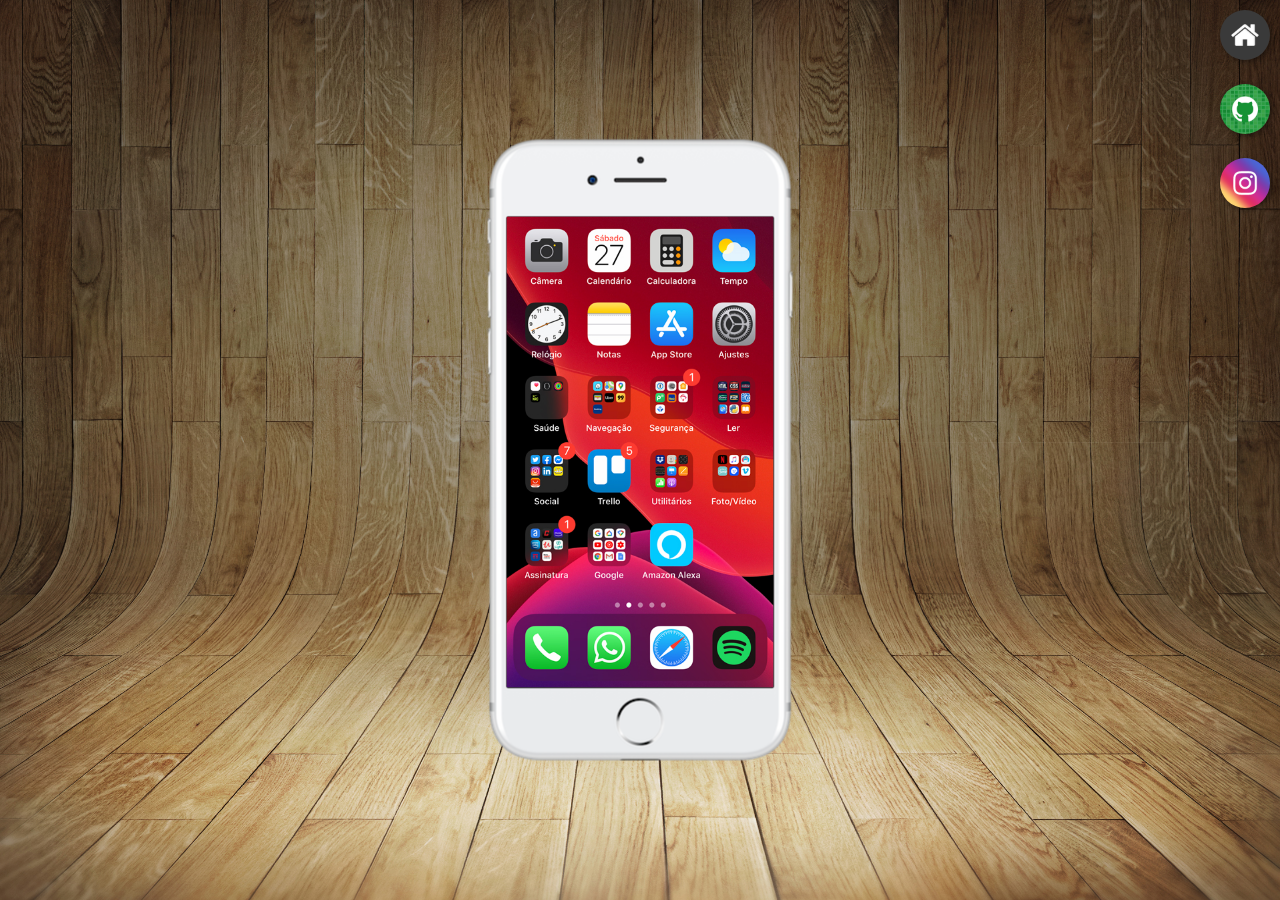
<file: index.html>
<!DOCTYPE html>
<html lang="pt-br">
<head>
    <meta charset="UTF-8">
    <meta name="viewport" content="width=device-width, initial-scale=1.0">
    <meta name="author" content="Johnny Emanoel Nascimento Silva">
    <meta name="description" content="Site sobre redes sociais">
    <link rel="shortcut icon" href="favicon.ico" type="image/x-icon">
    <link rel="stylesheet" href="estilos/style.css">
    <title>Rede Social</title>
</head>
<body>
    <main>
        <section id="telefone">
            <iframe src="home.html" frameborder="0" name="tela" id="tela"></iframe>
        </section>

        <section id="redes-sociais">
            <a href="home.html" target="tela"><img src="imagens/logo-home.jpg" alt="Logo de uma casa"></a><br>
            <a href="github.html" target="tela"><img src="imagens/logo-github.jpg" alt="Logo do GitHub"></a><br>
            <a href="instagram.html" target="tela"><img src="imagens/logo-instagram.jpg" alt="Logo do Instagram"></a>
        </section>
    </main>
</body>
</html>
</file>
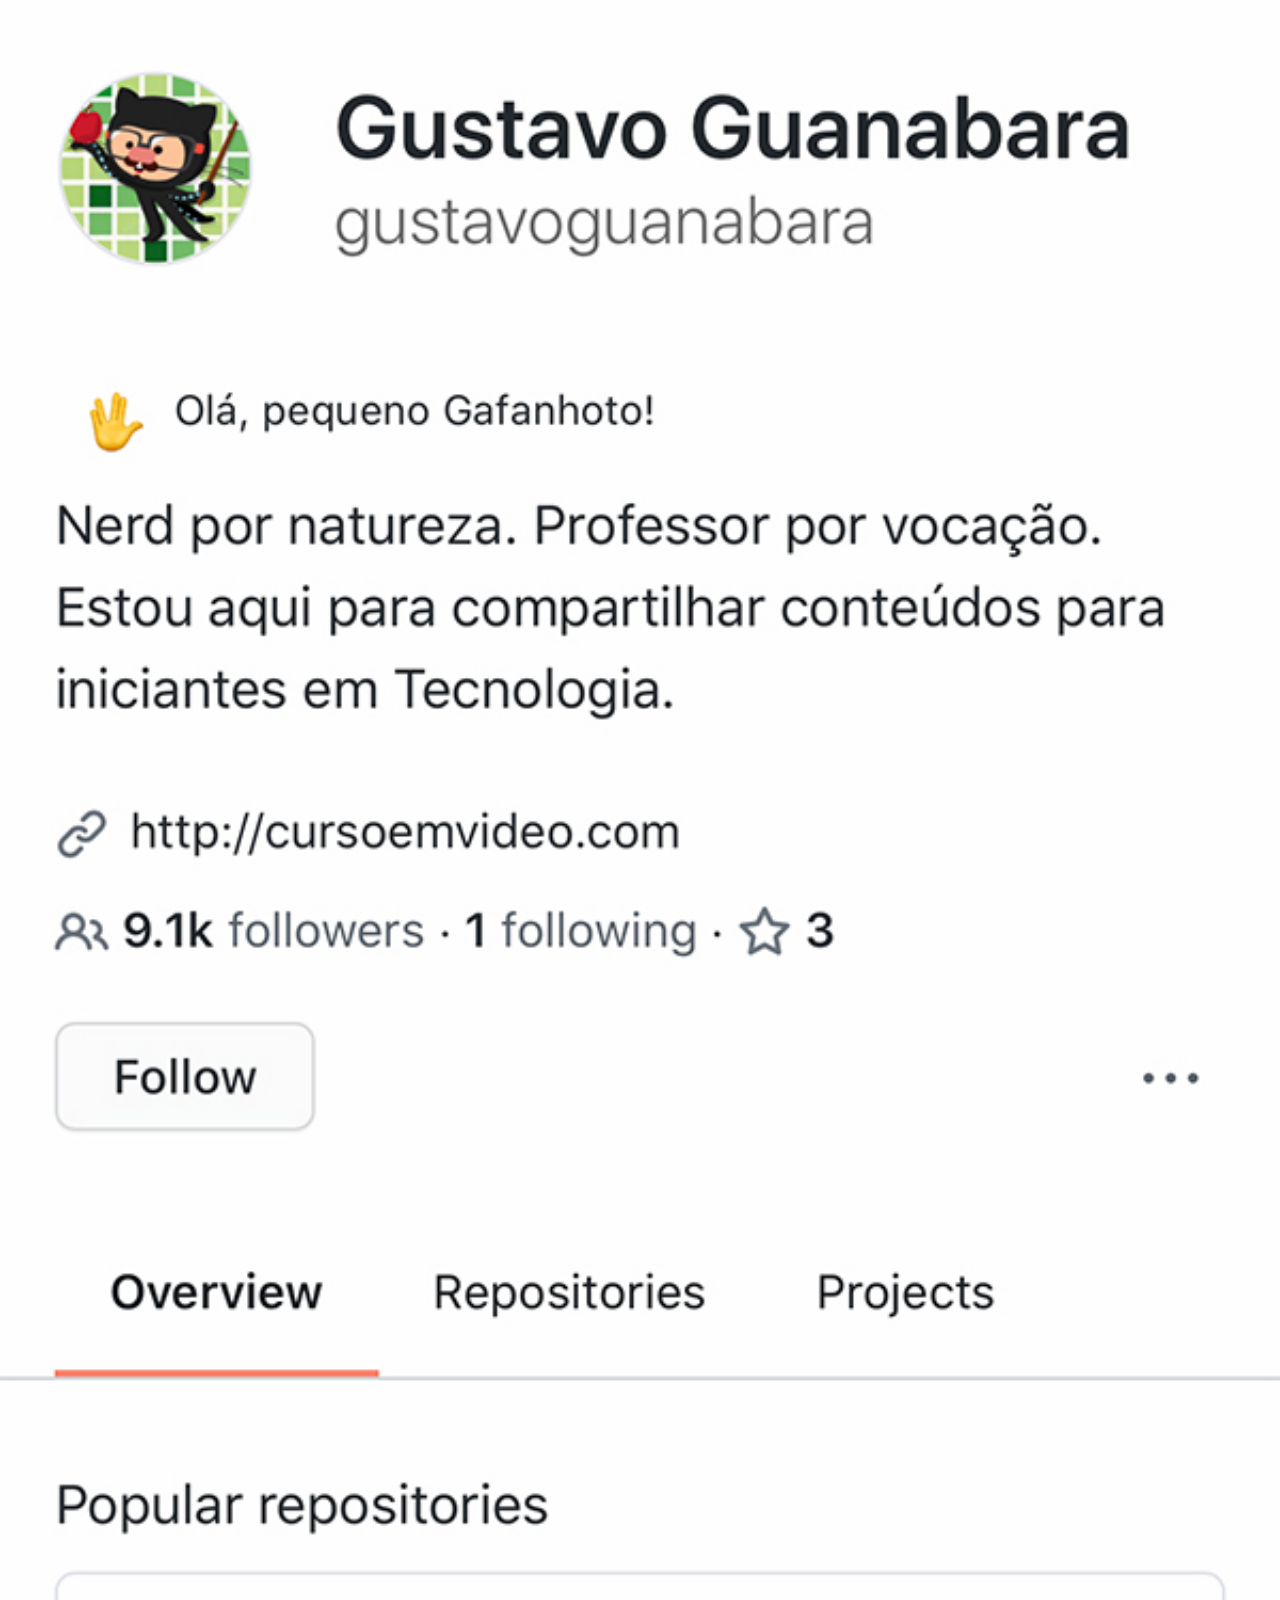
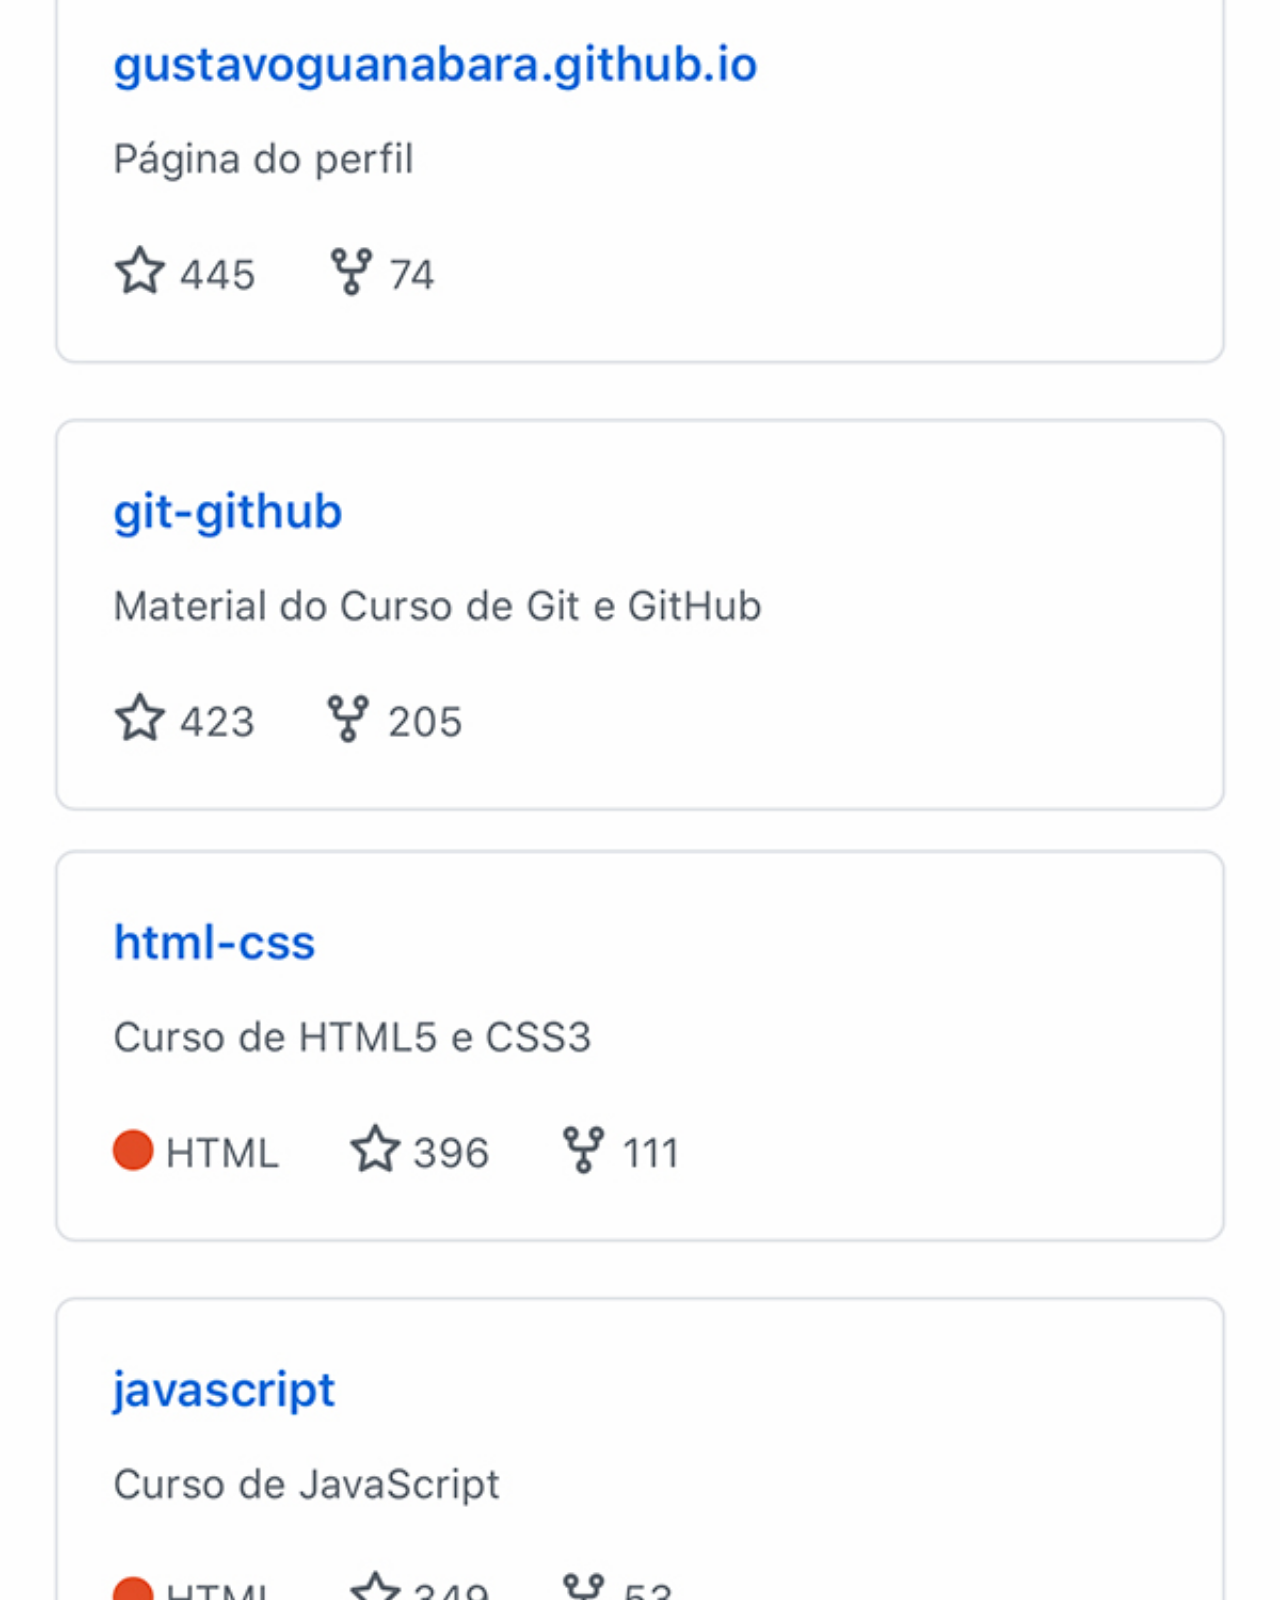
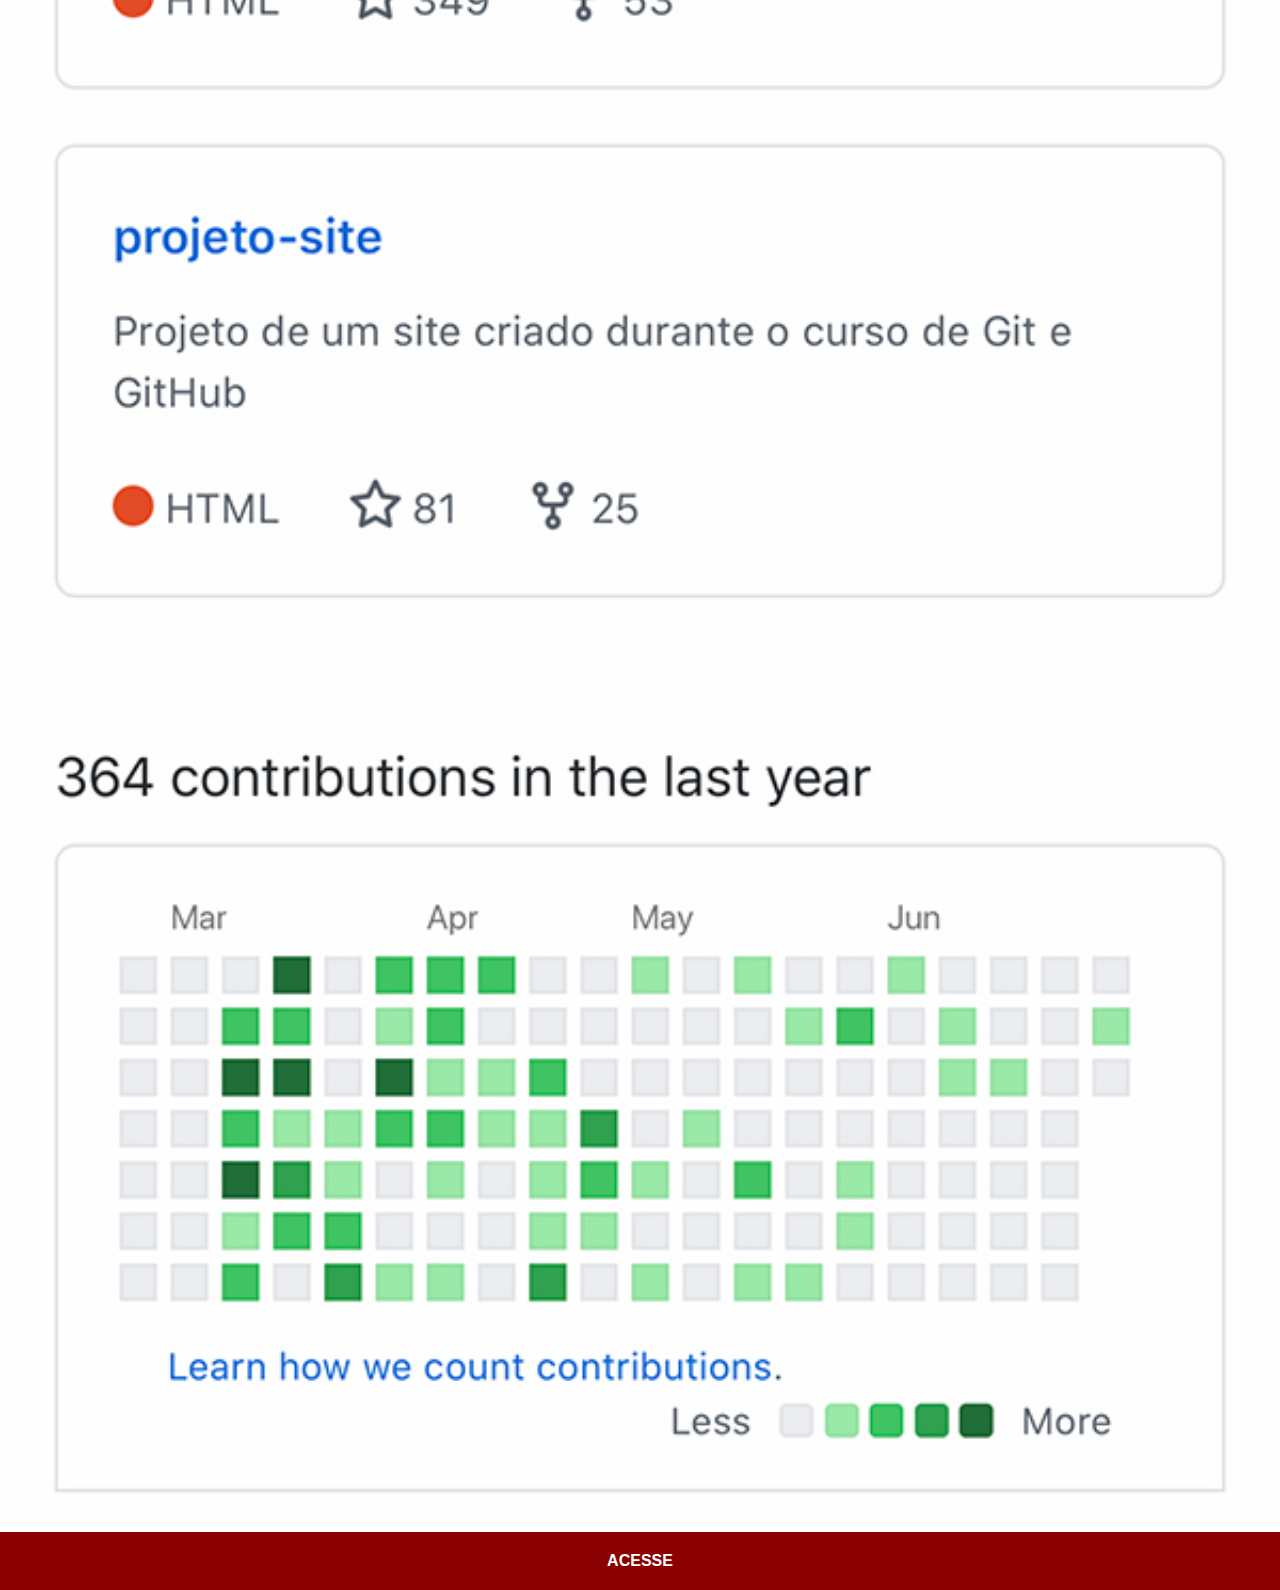
<file: github.html>
<!DOCTYPE html>
<html lang="pt-br">
<head>
    <meta charset="UTF-8">
    <meta name="viewport" content="width=device-width, initial-scale=1.0">
    <link rel="stylesheet" href="estilos/rede-social.css">
    <title>GitHub page</title>
</head>
<body>
    <img src="imagens/tela-github.jpg" alt="Tela do GitHub">
    <a href="https://github.com/johnnyID" target="_blank" rel="external">ACESSE</a>
</body>
</html>
</file>
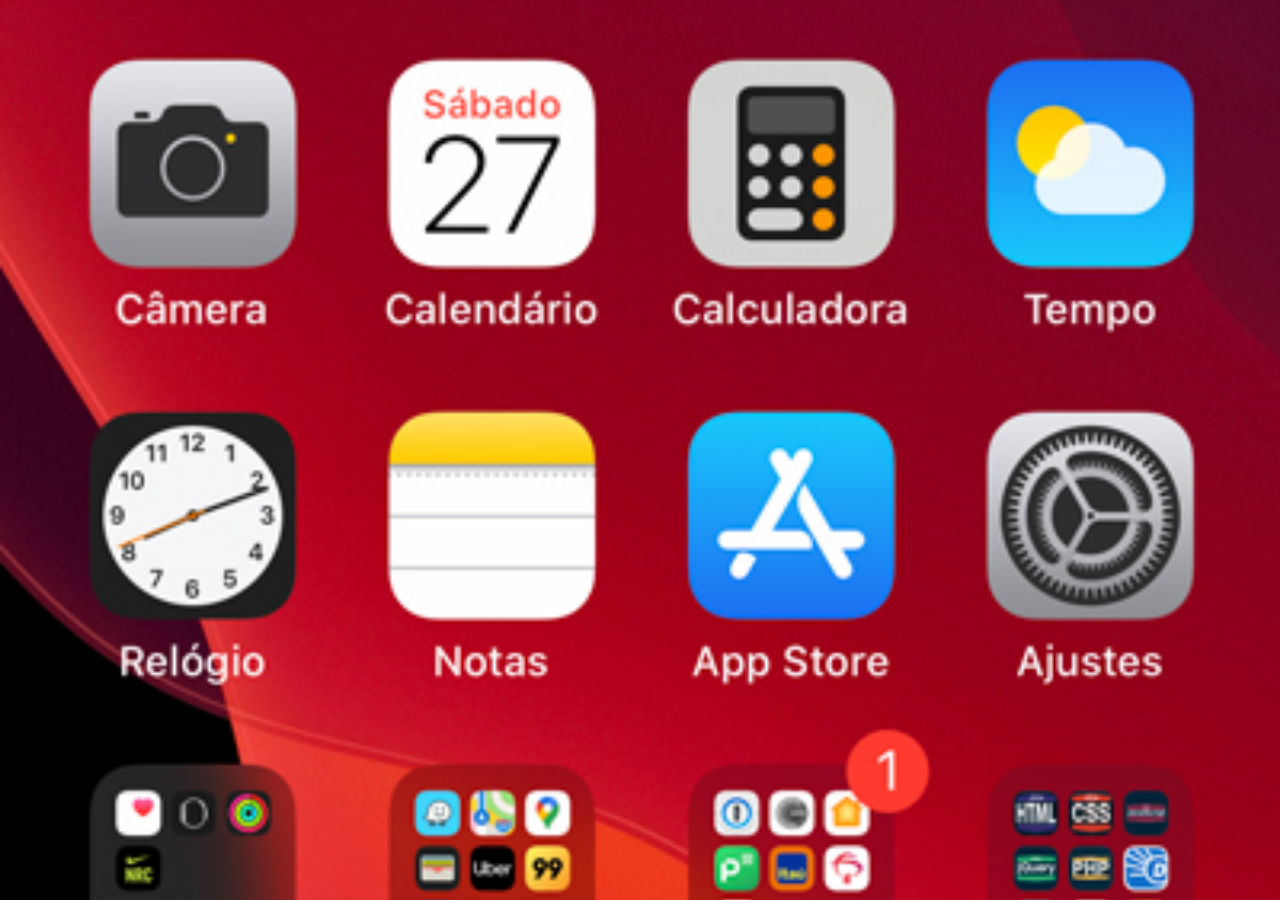
<file: home.html>
<!DOCTYPE html>
<html lang="pt-br">
<head>
    <meta charset="UTF-8">
    <meta name="viewport" content="width=device-width, initial-scale=1.0">
    <title>home page</title>
    <style>
        *{
            margin: 0px;
            padding: 0px;
        }

        body{
            width: 100vw;
            height: 100vh;
            background: url("imagens/tela-home.jpg") no-repeat top center;
            background-size: cover;
        }
    </style>
</head>
<body>
    
</body>
</html>
</file>
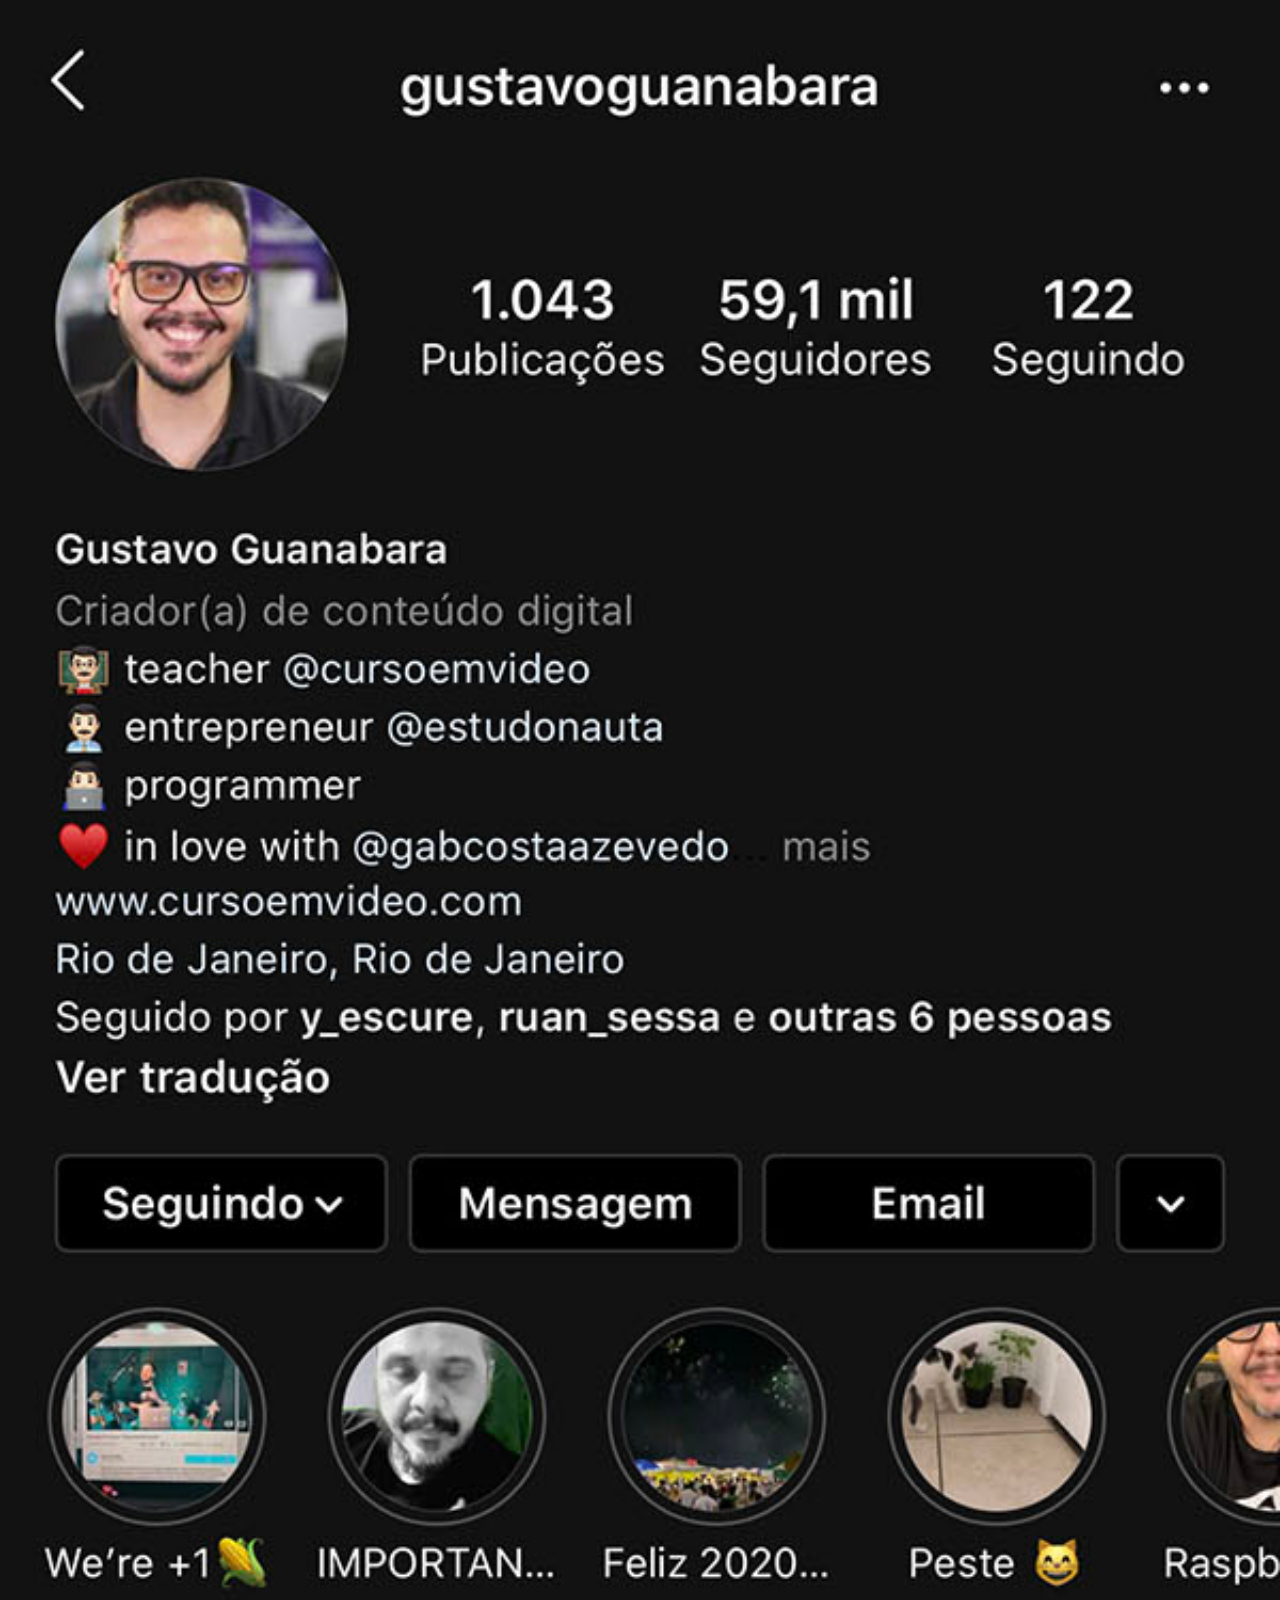
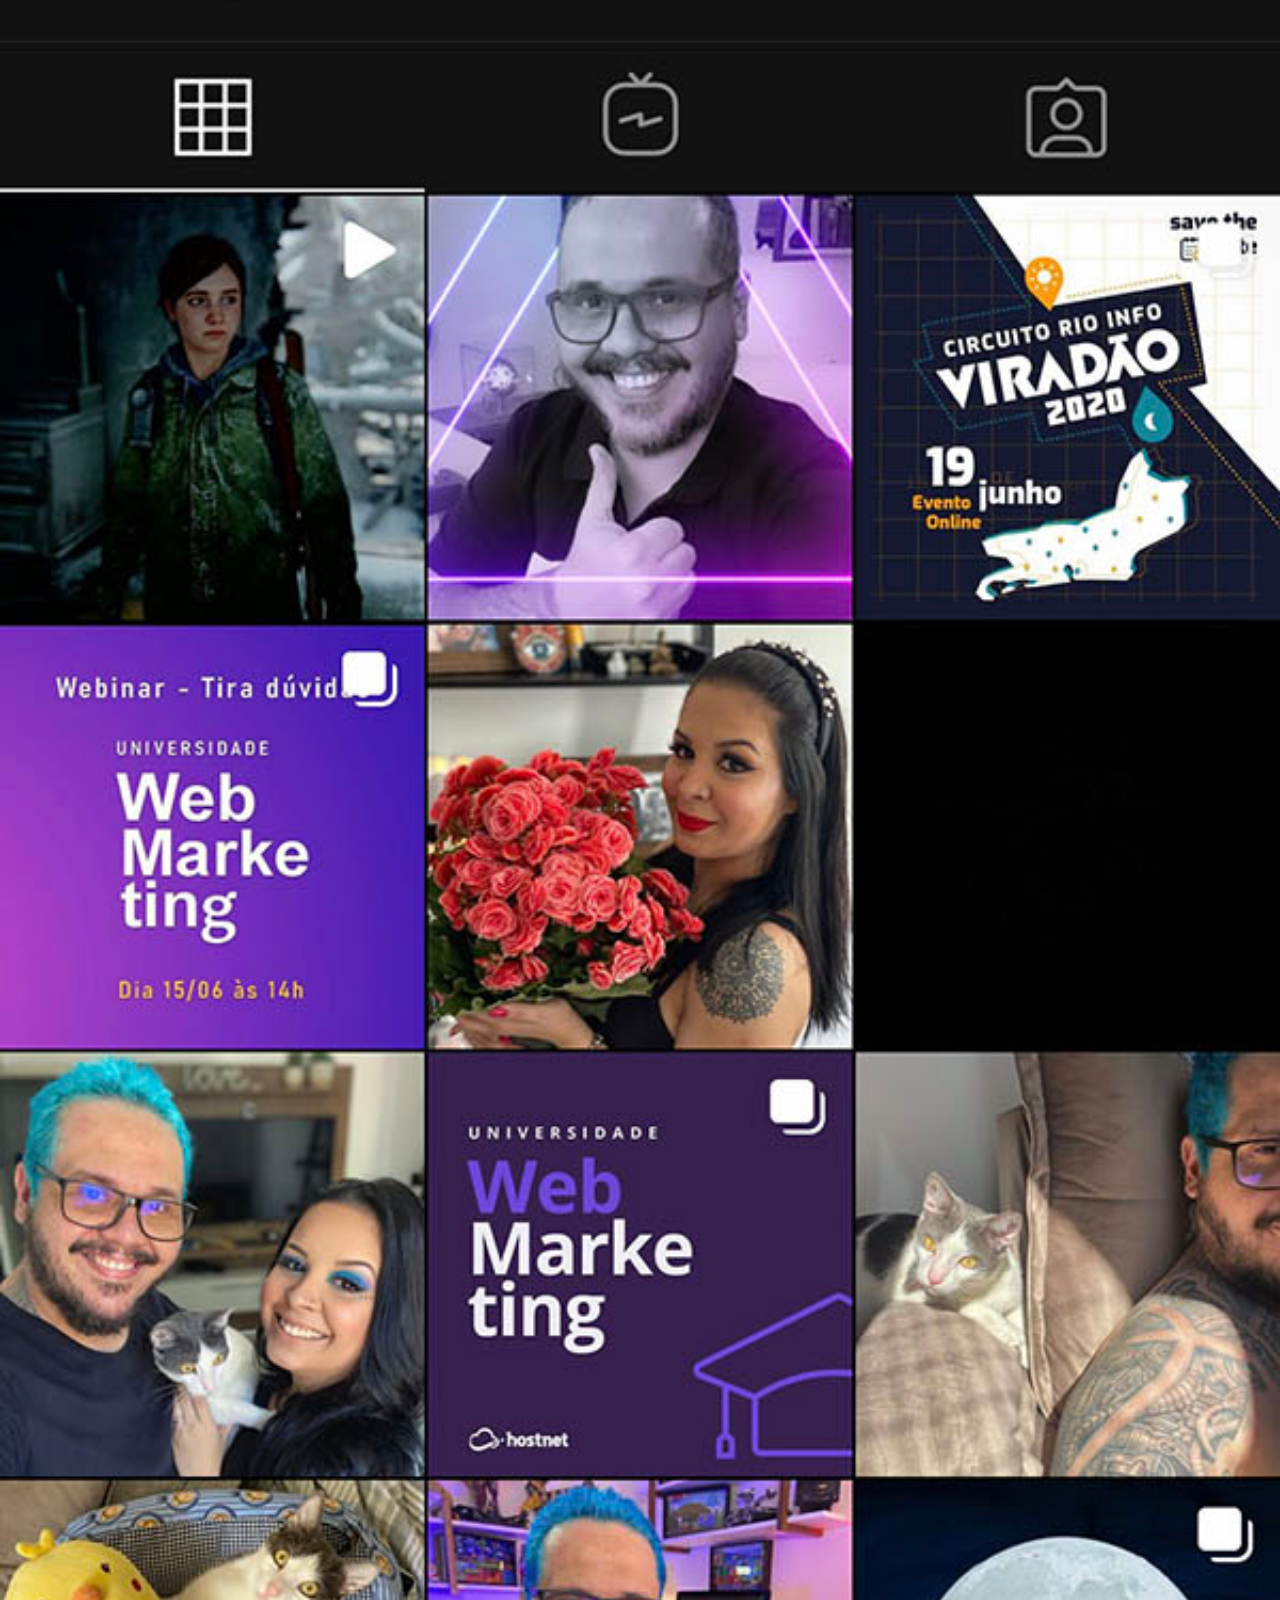
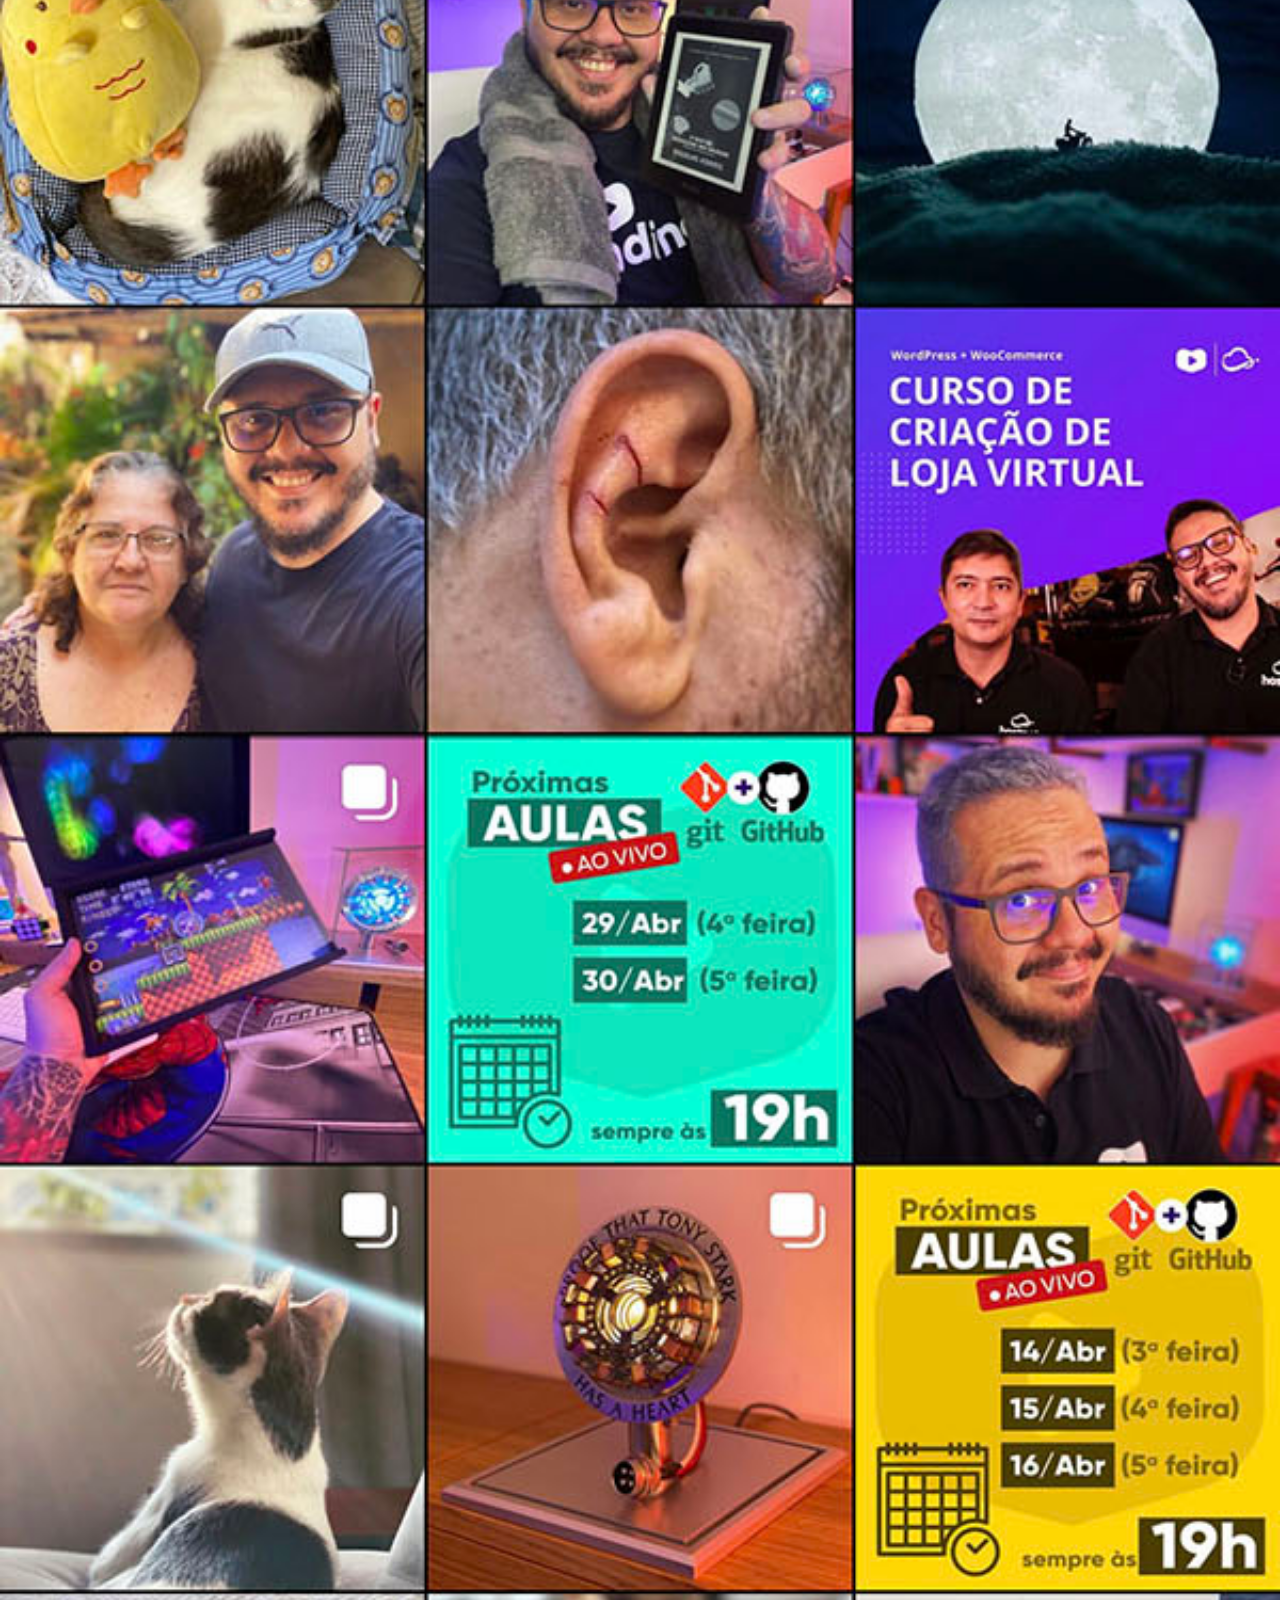
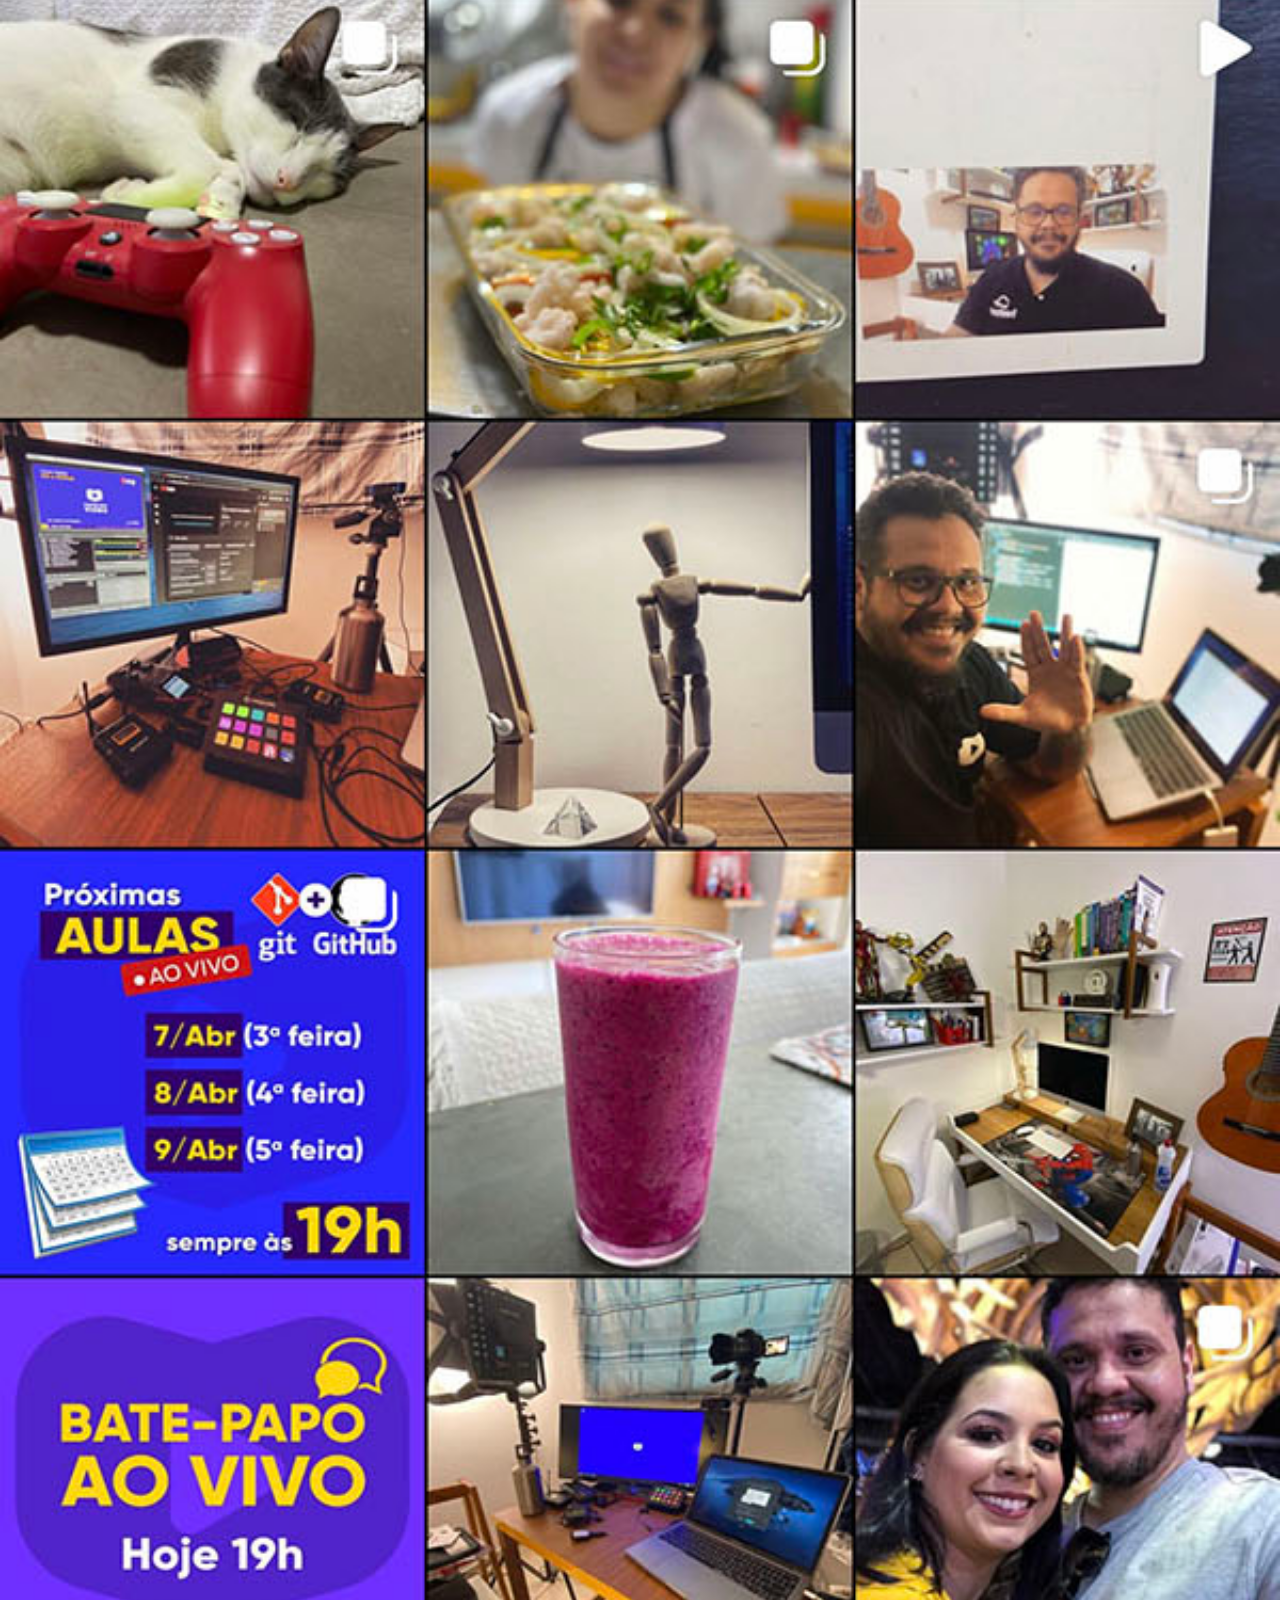
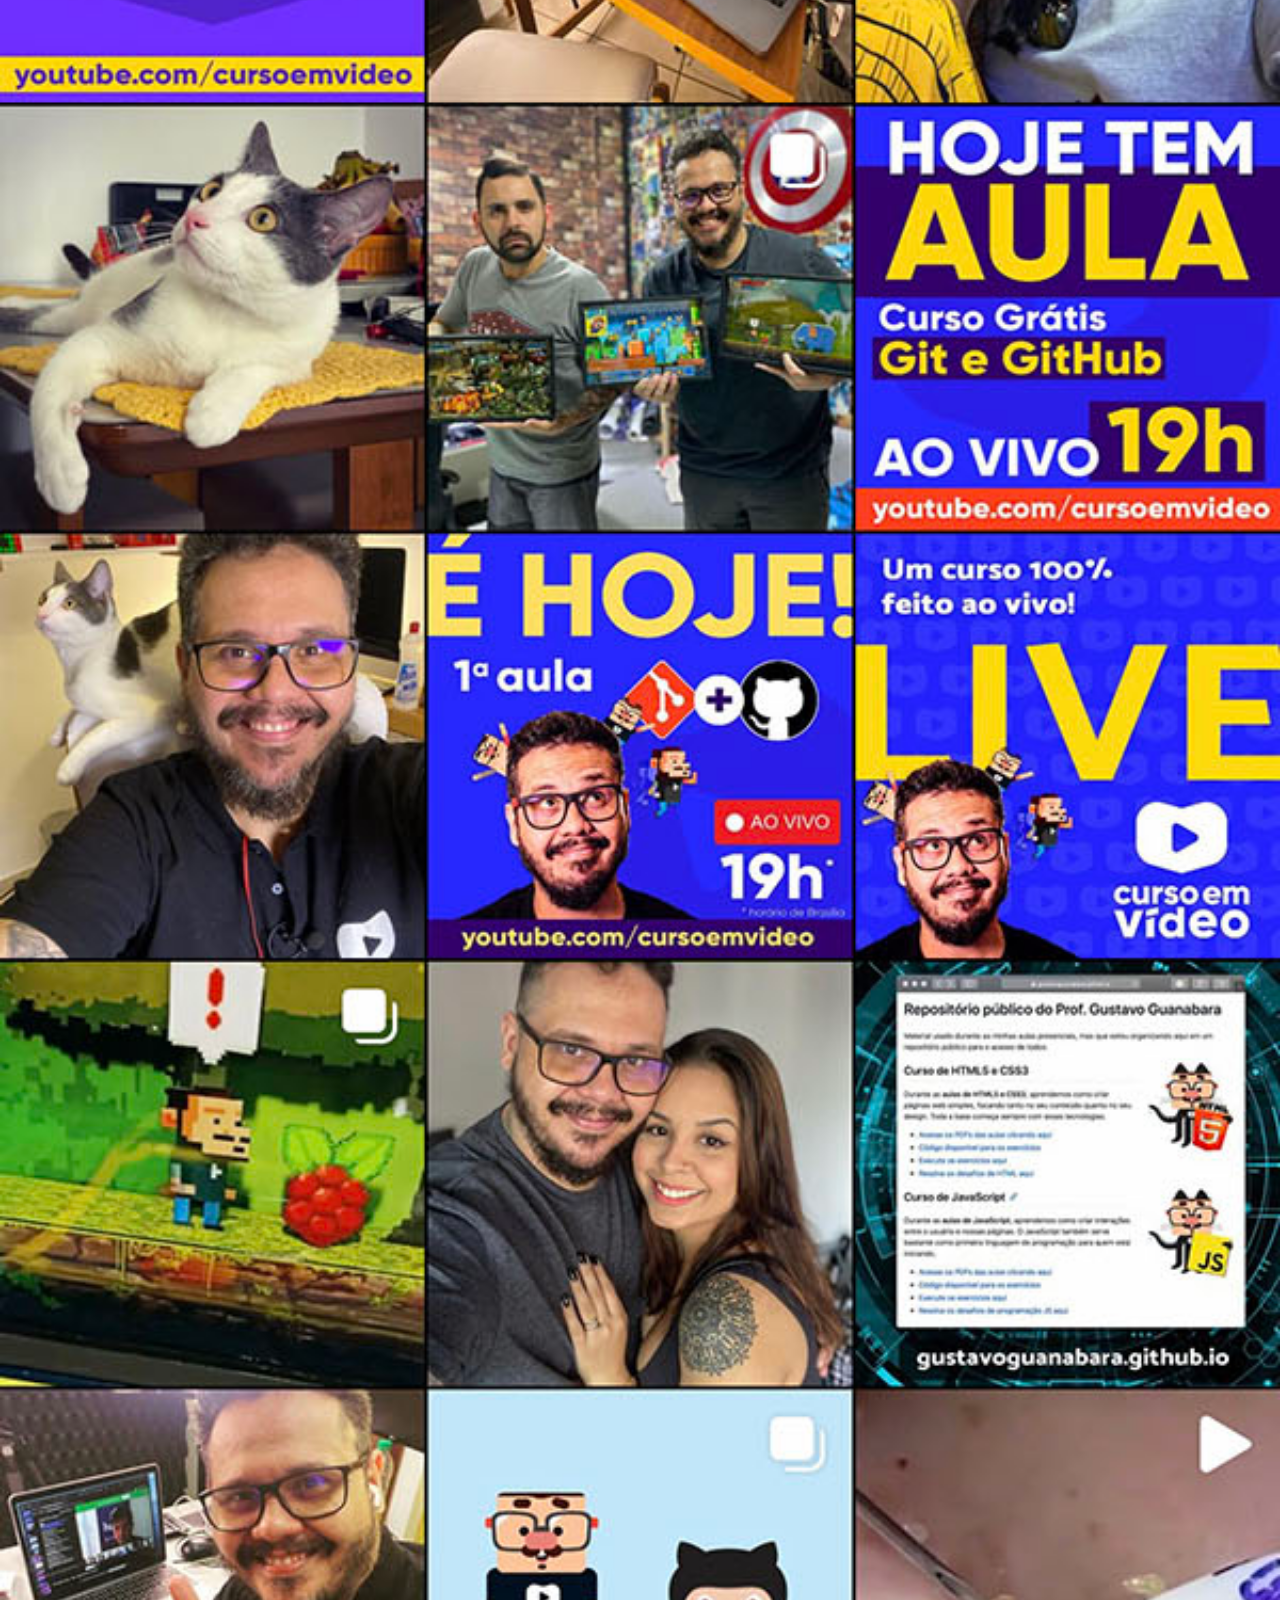
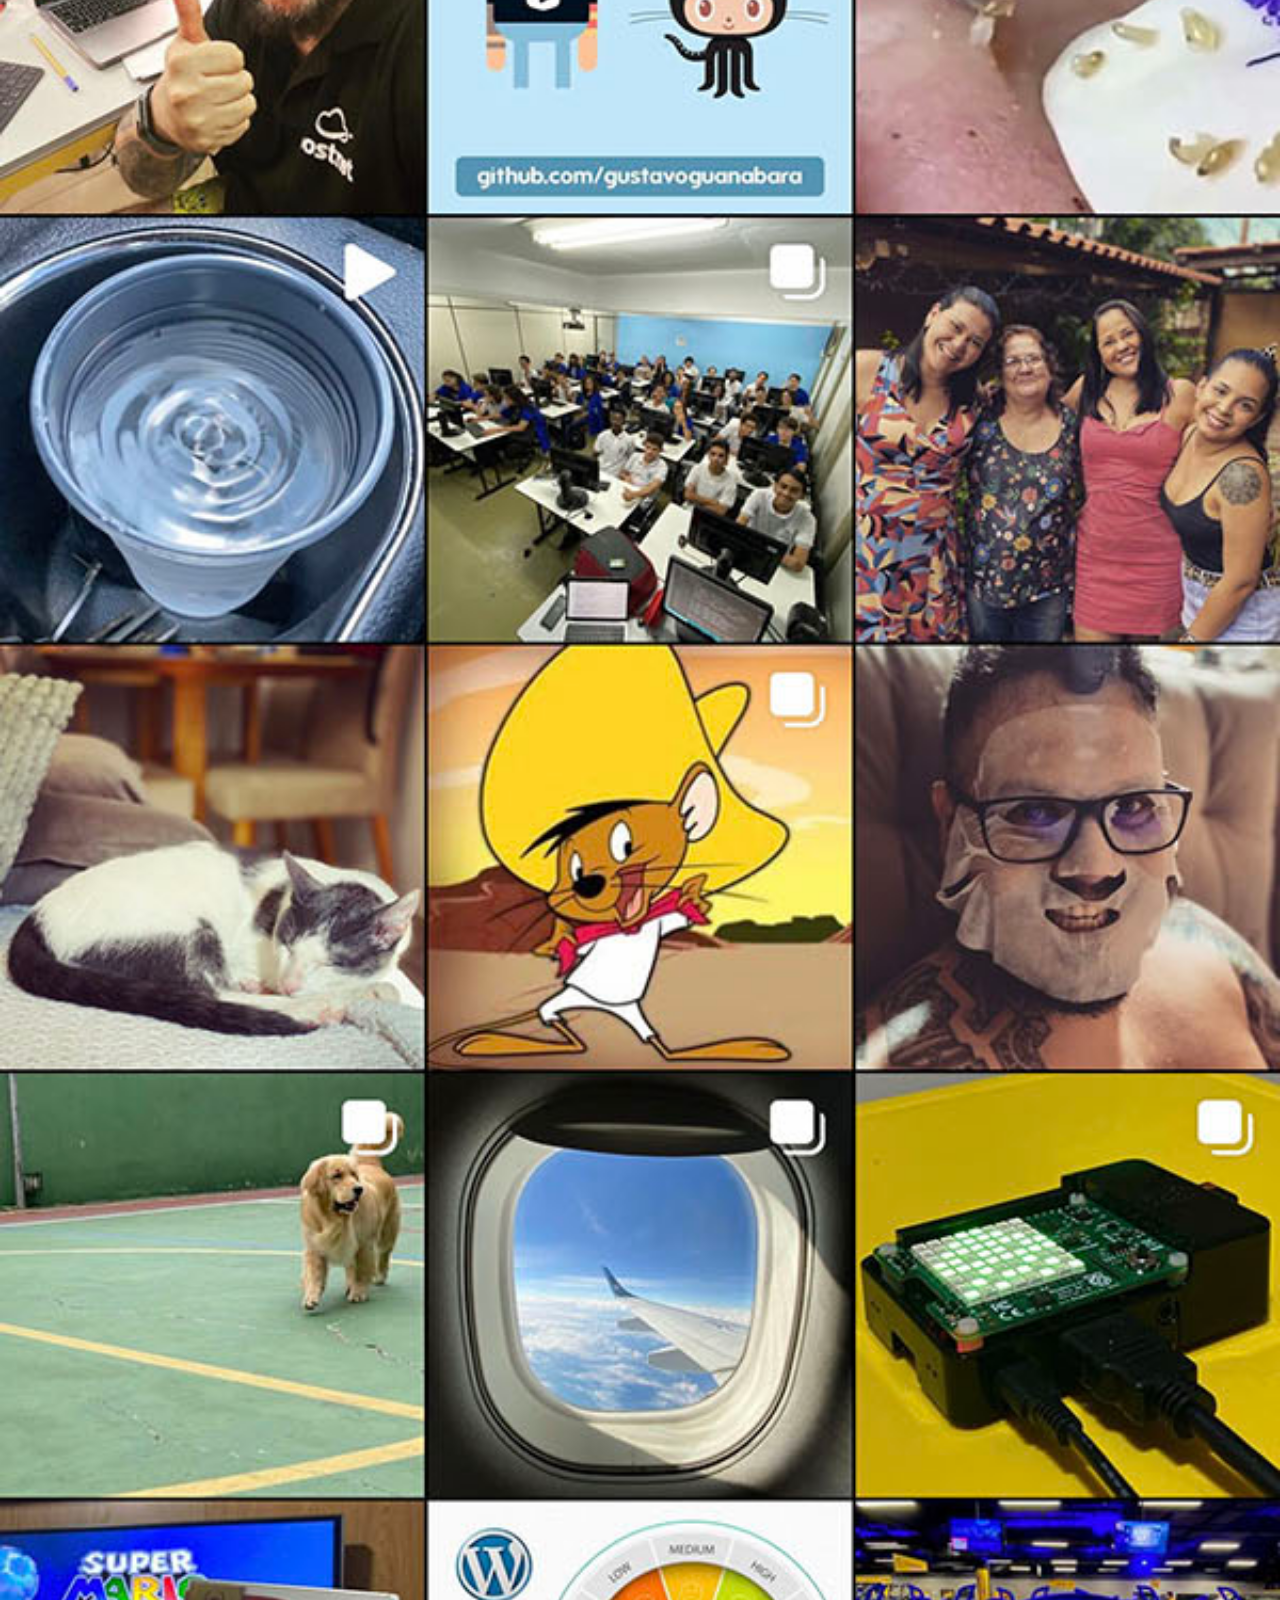
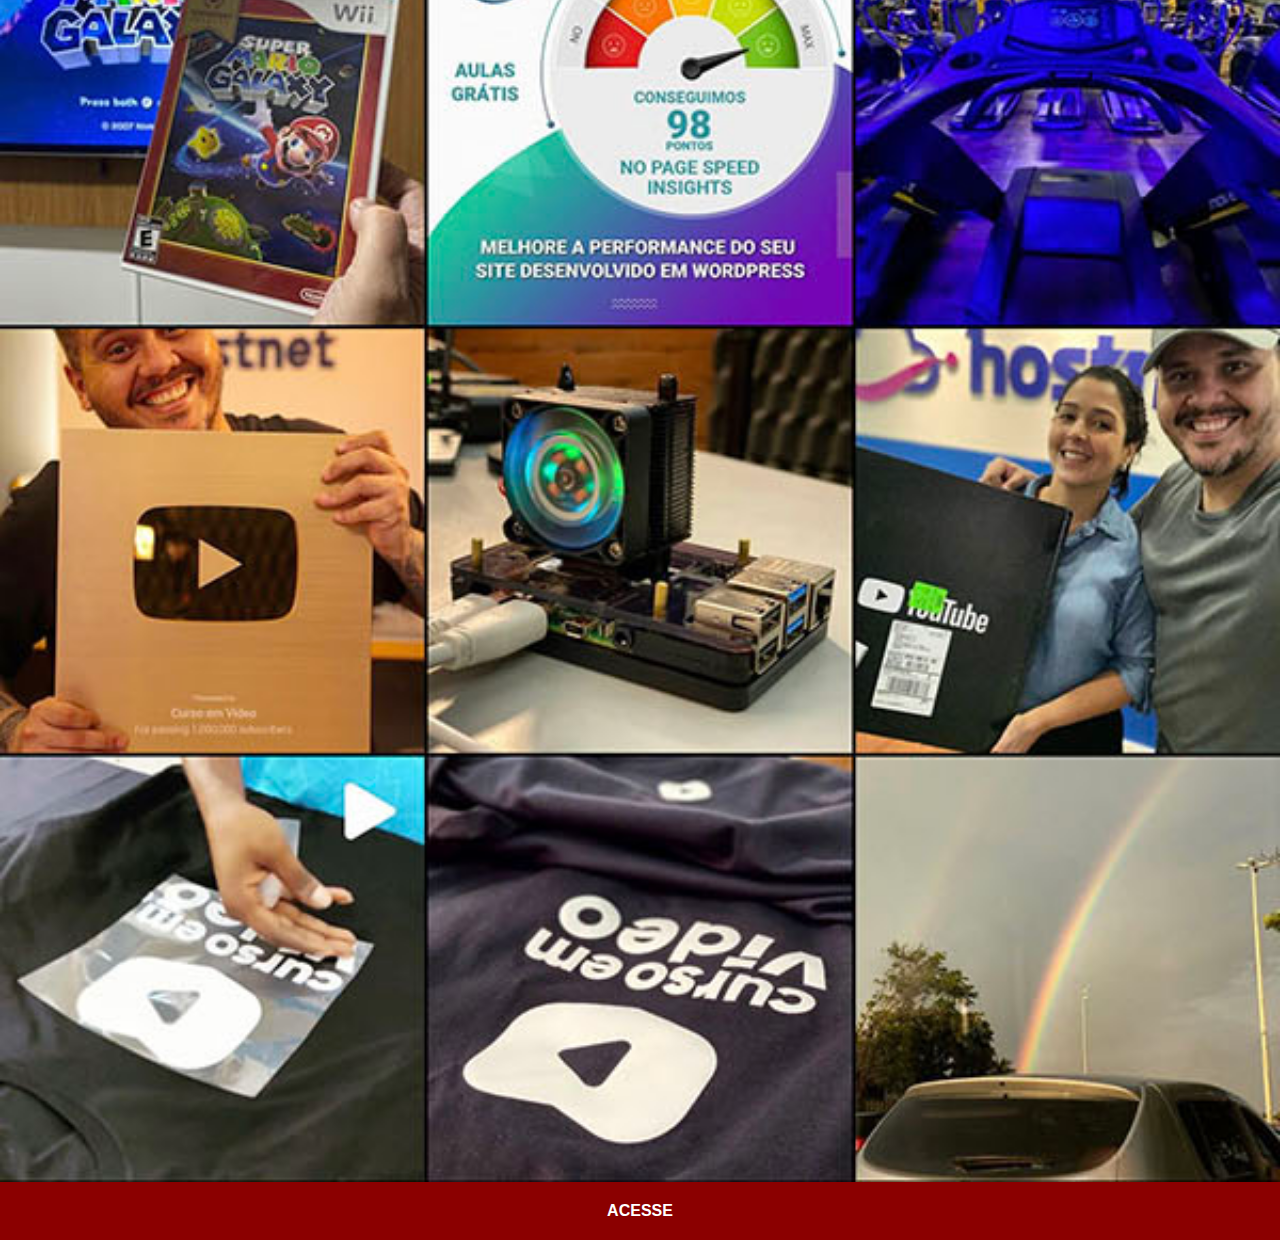
<file: instagram.html>
<!DOCTYPE html>
<html lang="pt-br">
<head>
    <meta charset="UTF-8">
    <meta name="viewport" content="width=device-width, initial-scale=1.0">
    <link rel="stylesheet" href="estilos/rede-social.css">
    <title>Instagram page</title>
</head>
<body>
    <img src="imagens/tela-instagram.jpg" alt="Tela do instagram">
    <a href="https://www.instagram.com/__johnny_pragmatico__/" target="_blank" rel="external">ACESSE</a>
</body>
</html>
</file>
<file: estilos/style.css>
@charset "UTF-8";

*{
    margin: 0px;
    padding: 0px;
}

html, body{
    width: 100vw;
    height: 100vh;
    background-color: black;
}

body{
    background: url("../imagens/fundo-madeira.jpg") no-repeat top center fixed;
    background-size: cover;
}

main{
    height: 100vh;
    position: relative;
}


main > section#telefone{
    position: absolute;
    top: 50%;
    left: 50%;
    transform: translate(-50%, -50%);
    height: 627px;
    width: 311px;
    background: url("../imagens/frame-iphone.png") no-repeat center center;
    background-size: cover;
}

iframe#tela{
    position: absolute;
    top: 80px;
    left: 22px;
    width: 267px;
    height: 471px;
}

section#redes-sociais{
    text-align: right;
}

section#redes-sociais img{
    width: 50px;
    margin: 10px;
    border-radius: 50%;
    box-shadow: 2px 2px 5px rgba(0, 0, 0, 0.400);
    /* [ box-sizing ] define como o navegador deve calcular o tamanho de um elemento, ou seja, se o width e height incluem ou não padding e border. 
    
    Resumindo: Com o [box-sizing: border-box ], se definir o width como 200px, padding 50px e border 4px, no final, sempre vai dar 200px de largura. Todos vão se somar para chegar no limite estabelecido pelo width, e o espaço ocupado pelo elemento permanece 200px.
    
    Resumindo: Com o [box-sizing: content-box ], se definir o width como 200px, padding 50px e border 4px, no final, vai ultrapassar o valor estabelecido pelo width, onde era 200px, passa a ser 254px no total. Sendo assim, o espaço ocupado pelo elemento aumenta.
    */
    box-sizing: border-box;
}

section#redes-sociais img:hover{
    border: 2px solid rgba(255, 255, 255, 0.650);
    transform: translate(-3px, -3px);
    box-shadow: 5px 5px 10px rgba(0, 0, 0, 0.700);
    transition: transform 0.5s, border 0.5s 0.2s, box-shadow 0.5s;
}
</file>
<file: estilos/rede-social.css>
@charset "UTF-8";

*{
    margin: 0px;
    padding: 0px;
    box-sizing: border-box;
    font-family: Arial, Helvetica, sans-serif;
}

/* pseudo-elemento de parte interna ou pseudo-elemento específico de componente nativo, permite estilizar partes internas ou especificas de elementos HTML que normalmente não são diretamente acessíveis ou estilizáveis via CSS padrão.

::-webkit0scrollbar permite estilizar a barra de rolagem. */
::-webkit-scrollbar{
    width: 0px;
    height: 0px;
}

img{
    width: 100vw;
}

a{
    display: block;
    background-color: darkred;
    color: white;
    text-align: center;
    text-decoration: none;
    font-weight: bolder;
    padding: 20px;
    margin-top: -4px;
}

a:hover{
    background-color: red;
    transition: background-color 0.75s;
}
</file>
